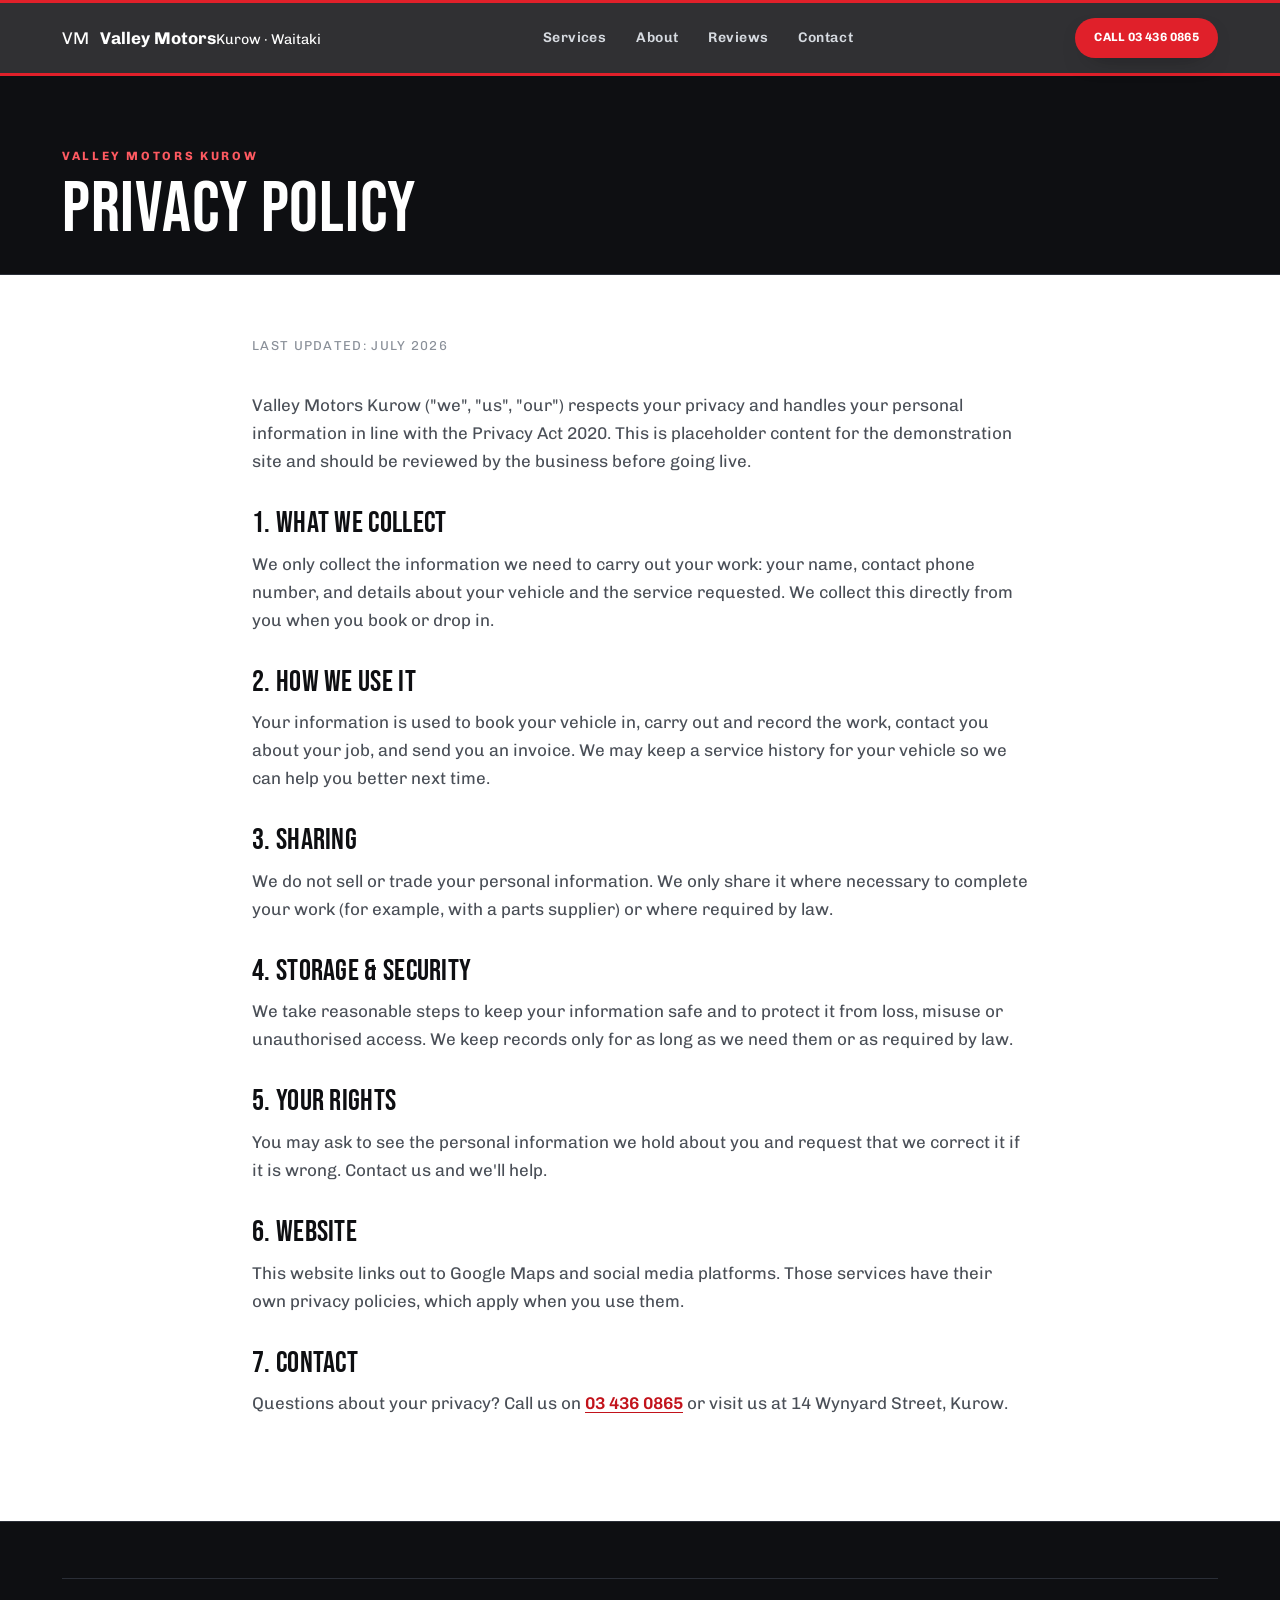
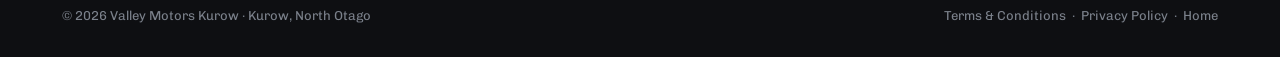
<file: privacy.html>
<!DOCTYPE html>
<html lang="en-NZ">
<head>
<meta charset="UTF-8">
<meta name="viewport" content="width=device-width, initial-scale=1">
<title>Privacy Policy | Valley Motors Kurow</title>
<meta name="description" content="Privacy policy for Valley Motors Kurow, Wynyard Street, Kurow.">
<link rel="icon" href="favicon.svg" type="image/svg+xml">
<link rel="preconnect" href="https://fonts.googleapis.com">
<link rel="preconnect" href="https://fonts.gstatic.com" crossorigin>
<link href="https://fonts.googleapis.com/css2?family=Bebas+Neue&family=Chivo:ital,wght@0,300;0,400;0,600;0,700;0,900;1,400&display=swap" rel="stylesheet">
<link rel="stylesheet" href="css/style.css">
</head>
<body>
<header class="nav">
  <div class="wrap nav-inner">
    <a class="brand" href="index.html"><span class="logo">VM</span><span><b>Valley Motors</b><small>Kurow &middot; Waitaki</small></span></a>
    <nav class="nav-links">
      <a href="index.html#services">Services</a>
      <a href="index.html#about">About</a>
      <a href="index.html#reviews">Reviews</a>
      <a href="index.html#contact">Contact</a>
    </nav>
    <div class="nav-cta"><a class="btn btn-primary" href="tel:034360865">Call 03 436 0865</a></div>
  </div>
</header>

<section class="page-hero"><div class="wrap"><span class="eyebrow">Valley Motors Kurow</span><h1 style="font-family:'Bebas Neue';font-size:clamp(40px,7vw,72px);text-transform:uppercase;margin-top:8px">Privacy Policy</h1></div></section>

<div class="legal">
  <p class="updated">Last updated: July 2026</p>
  <p>Valley Motors Kurow ("we", "us", "our") respects your privacy and handles your personal information in line with the Privacy Act 2020. This is placeholder content for the demonstration site and should be reviewed by the business before going live.</p>

  <h2>1. What We Collect</h2>
  <p>We only collect the information we need to carry out your work: your name, contact phone number, and details about your vehicle and the service requested. We collect this directly from you when you book or drop in.</p>

  <h2>2. How We Use It</h2>
  <p>Your information is used to book your vehicle in, carry out and record the work, contact you about your job, and send you an invoice. We may keep a service history for your vehicle so we can help you better next time.</p>

  <h2>3. Sharing</h2>
  <p>We do not sell or trade your personal information. We only share it where necessary to complete your work (for example, with a parts supplier) or where required by law.</p>

  <h2>4. Storage &amp; Security</h2>
  <p>We take reasonable steps to keep your information safe and to protect it from loss, misuse or unauthorised access. We keep records only for as long as we need them or as required by law.</p>

  <h2>5. Your Rights</h2>
  <p>You may ask to see the personal information we hold about you and request that we correct it if it is wrong. Contact us and we'll help.</p>

  <h2>6. Website</h2>
  <p>This website links out to Google Maps and social media platforms. Those services have their own privacy policies, which apply when you use them.</p>

  <h2>7. Contact</h2>
  <p>Questions about your privacy? Call us on <a href="tel:034360865">03 436 0865</a> or visit us at 14 Wynyard Street, Kurow.</p>
</div>

<footer class="foot">
  <div class="wrap">
    <div class="foot-bottom" style="border-top:1px solid var(--line);padding-top:26px">
      <span>&copy; 2026 Valley Motors Kurow &middot; Kurow, North Otago</span>
      <span><a href="terms.html">Terms &amp; Conditions</a> &nbsp;&middot;&nbsp; <a href="privacy.html">Privacy Policy</a> &nbsp;&middot;&nbsp; <a href="index.html">Home</a></span>
    </div>
  </div>
</footer>
</body>
</html>
</file>
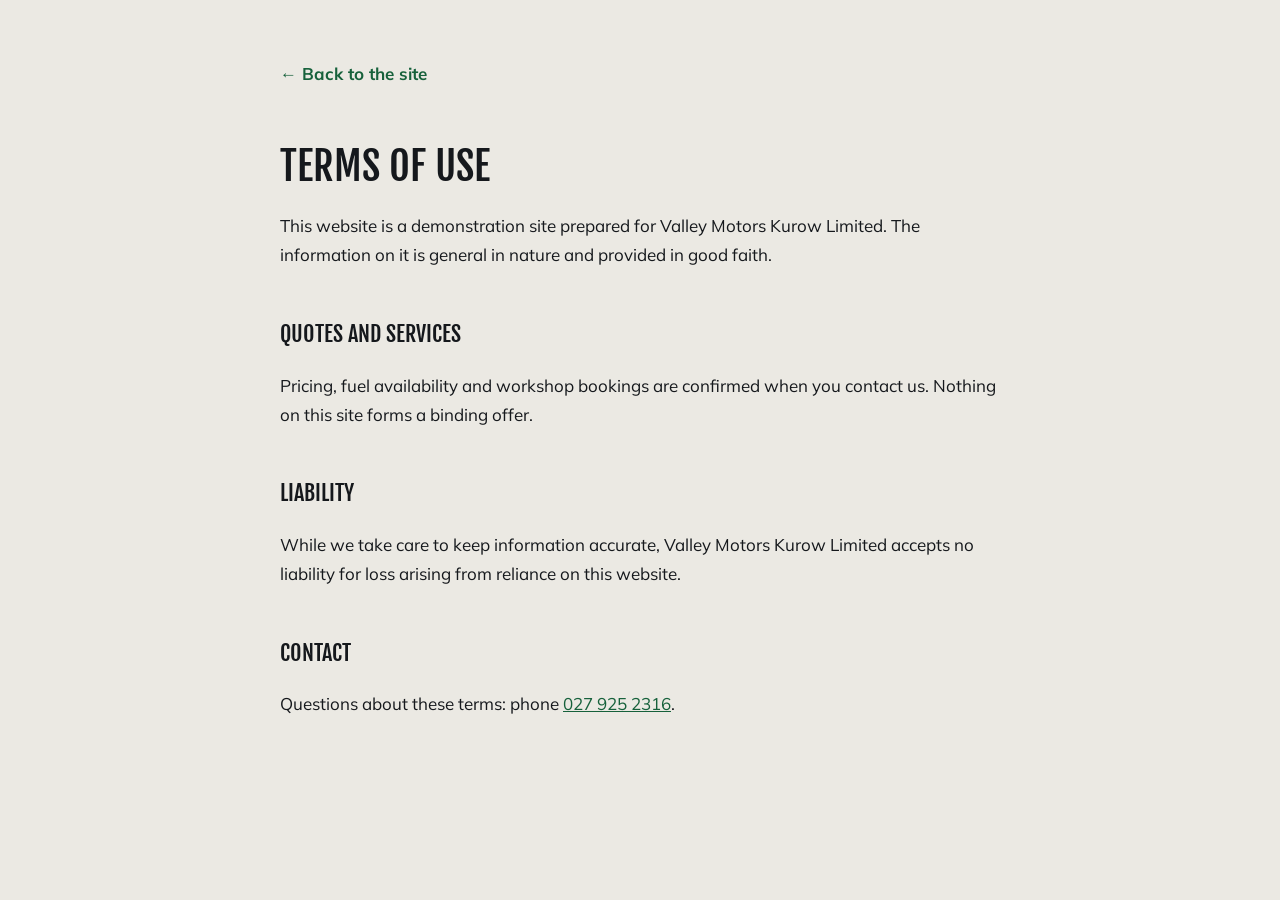
<file: terms.html>
<!DOCTYPE html>
<html lang="en-NZ">
<head>
<meta charset="utf-8">
<meta name="viewport" content="width=device-width, initial-scale=1">
<meta name="robots" content="noindex">
<title>Terms of Use | Valley Motors Kurow</title>
<link rel="icon" href="favicon.svg" type="image/svg+xml">
<link href="https://fonts.googleapis.com/css2?family=Fjalla+One&family=Mulish:wght@400;700&display=swap" rel="stylesheet">
<style>
*{box-sizing:border-box}
body{margin:0;font-family:'Mulish',Arial,sans-serif;font-size:17px;line-height:1.7;color:#15181c;background:#ebe9e3}
.wrap{max-width:760px;margin:0 auto;padding:60px 20px 80px}
h1{font-family:'Fjalla One',sans-serif;font-weight:400;text-transform:uppercase;font-size:2.5rem;line-height:1}
h2{font-family:'Fjalla One',sans-serif;font-weight:400;text-transform:uppercase;font-size:1.4rem;margin-top:2em}
a{color:#16613b}
.back{display:inline-block;margin-bottom:30px;font-weight:700;text-decoration:none}
</style>
</head>
<body>
<div class="wrap">
<a class="back" href="index.html">&larr; Back to the site</a>
<h1>Terms of Use</h1>
<p>This website is a demonstration site prepared for Valley Motors Kurow Limited. The information on it is general in nature and provided in good faith.</p>
<h2>Quotes and services</h2>
<p>Pricing, fuel availability and workshop bookings are confirmed when you contact us. Nothing on this site forms a binding offer.</p>
<h2>Liability</h2>
<p>While we take care to keep information accurate, Valley Motors Kurow Limited accepts no liability for loss arising from reliance on this website.</p>
<h2>Contact</h2>
<p>Questions about these terms: phone <a href="tel:+64279252316">027 925 2316</a>.</p>
</div>
</body>
</html>
</file>
<file: css/style.css>
/* Valley Motors Kurow: Industrial archetype | Bebas Neue / Chivo */
:root{
  --ink:#0e0f12;
  --charcoal:#16181d;
  --panel:#1d2027;
  --bone:#f4f1ec;
  --paper:#ffffff;
  --line:#2a2e37;
  --muted:#8a9099;          /* on dark only */
  --muted-light:#555a63;     /* secondary text on white/bone (7:1) */
  --accent-text:#ff5a61;     /* red text on dark surfaces (5.6:1) */
  --accent-ink:#c2131b;      /* red text on white/bone (5.6:1) */
  --text:#20242b;
  --accent:#e0202a;
  --accent-deep:#b3141b;
  --radius:14px;
  --radius-sm:10px;
  --maxw:1200px;
  --shadow:0 18px 50px -22px rgba(0,0,0,.55);
}
*{margin:0;padding:0;box-sizing:border-box}
html{scroll-behavior:smooth}
body{
  font-family:"Chivo",system-ui,-apple-system,Segoe UI,sans-serif;
  color:var(--text);background:var(--paper);
  line-height:1.65;font-size:17px;-webkit-font-smoothing:antialiased;
  overflow-x:hidden;
}
img{image-orientation:from-image;max-width:100%;display:block}
h1,h2,h3,.display{font-family:"Bebas Neue","Arial Narrow",sans-serif;font-weight:400;line-height:.95;letter-spacing:.01em;text-wrap:balance}
a{color:inherit;text-decoration:none}
.wrap{max-width:var(--maxw);margin:0 auto;padding:0 22px}
.eyebrow{font-family:"Chivo",sans-serif;font-weight:700;text-transform:uppercase;letter-spacing:.22em;font-size:12px;color:var(--accent-text)}
.section{padding:92px 0}
.section-bone{background:var(--bone)}
.section-dark{background:var(--charcoal);color:#eef0f3}
.section h2{font-size:clamp(38px,6vw,66px);text-transform:uppercase}
.lead{color:var(--muted-light);max-width:60ch;margin-top:14px}
.lead-follow{color:var(--muted-light);margin-top:12px;max-width:60ch}
.section-dark .lead{color:#aeb4bd}
.svg{width:22px;height:22px;stroke:currentColor;fill:none;stroke-width:1.9;stroke-linecap:round;stroke-linejoin:round;flex:none}

/* Buttons */
.btn{display:inline-flex;align-items:center;gap:10px;font-family:"Chivo",sans-serif;font-weight:700;
  letter-spacing:.04em;text-transform:uppercase;font-size:14px;padding:15px 26px;border-radius:999px;
  border:1.5px solid transparent;cursor:pointer;transition:transform .18s ease,background .2s,box-shadow .2s;min-height:48px}
.btn:hover{transform:translateY(-2px)}
.btn-primary{background:var(--accent);color:#fff;box-shadow:0 10px 24px -14px rgba(0,0,0,.55)}
.btn-primary:hover{background:var(--accent-deep);color:#fff}
.btn-ghost{background:transparent;color:#fff;border-color:rgba(255,255,255,.4)}
.btn-ghost:hover{border-color:#fff;background:rgba(255,255,255,.08)}
.btn-dark{background:var(--ink);color:#fff}
.btn-dark:hover{background:#000}
.btn .svg{width:18px;height:18px;stroke-width:2}

/* Intro overlay */
#intro{position:fixed;inset:0;z-index:2000;background:var(--ink);display:flex;align-items:center;justify-content:center;
  transition:opacity .7s ease,visibility .7s}
#intro.done{opacity:0;visibility:hidden}
#intro .bar{height:3px;width:0;background:var(--accent);margin:18px auto 0;animation:introBar 1.1s .2s forwards}
@keyframes introUp{to{opacity:1;transform:none}}
@keyframes introBar{to{width:180px}}

/* Nav */
header.nav{position:sticky;top:0;z-index:1000;background:rgba(14,15,18,.86);backdrop-filter:blur(12px);
  border-bottom:1px solid rgba(255,255,255,.08)}
.nav-inner{display:flex;align-items:center;justify-content:space-between;height:70px}
.brand{display:flex;align-items:center;gap:11px;color:#fff}
.nav-links{display:flex;align-items:center;gap:30px}
.nav-links a{color:#d6dae0;font-size:14px;font-weight:600;letter-spacing:.03em;transition:color .2s}
.nav-links a:hover{color:var(--accent-text)}
.nav-cta{display:flex;align-items:center;gap:14px}
.nav-cta .btn{font-size:12px;padding:9px 18px;min-height:38px;letter-spacing:.03em}
.nav-phone{display:inline-flex;align-items:center;gap:8px;color:#fff;font-weight:700;font-size:14px}
.nav-phone .svg{color:var(--accent-text);width:18px;height:18px}
.burger{display:none;background:none;border:1px solid rgba(255,255,255,.25);border-radius:9px;width:46px;height:44px;color:#fff;cursor:pointer}
.burger svg{width:22px;height:22px;stroke:#fff;stroke-width:2;fill:none}
.mobile-menu{display:none;flex-direction:column;background:var(--ink);border-bottom:1px solid var(--line)}
.mobile-menu a{padding:15px 22px;color:#dfe3e8;border-top:1px solid rgba(255,255,255,.06);font-weight:600}
.mobile-menu a.call{color:var(--accent-text)}
.mobile-menu.open{display:flex}

/* Hero */
.hero{position:relative;min-height:92vh;display:flex;align-items:center;background:var(--ink);color:#fff;overflow:hidden}
.hero-slides{position:absolute;inset:0;z-index:0}
.hero-slide{position:absolute;inset:0;background-size:cover;background-position:center;opacity:0;
  transition:opacity 1.5s ease;filter:saturate(.82) contrast(1.05)}
.hero-slide.active{opacity:1}
.hero::after{content:"";position:absolute;inset:0;z-index:1;
  background:linear-gradient(180deg,rgba(14,15,18,.66) 0%,rgba(14,15,18,.5) 40%,rgba(14,15,18,.82) 100%)}
.hero .wrap{position:relative;z-index:2;padding-top:70px;padding-bottom:70px}
.hero h1{font-size:clamp(52px,9vw,96px);text-transform:uppercase;margin:18px 0 6px;max-width:15ch}
.hero h1 em{font-style:normal;color:var(--accent)} /* large text: 3:1 is the bar */
.hero p.sub{font-size:clamp(17px,2.2vw,21px);color:#dfe2e7;max-width:560px}
.hero-cta{display:flex;flex-wrap:wrap;gap:14px;margin-top:30px}
.review-badge{margin-top:28px;display:inline-flex;align-items:center;gap:14px;padding:13px 20px;border-radius:14px;
  background:rgba(255,255,255,.08);backdrop-filter:blur(10px);border:1px solid rgba(255,255,255,.18);max-width:100%}
.stars{display:inline-flex;gap:3px;color:var(--accent);flex:none}
.stars svg{width:16px;height:16px;fill:currentColor}
.hero .stars,.section-dark .stars{color:var(--accent-text)}
.review-badge b{font-family:"Chivo";font-weight:700}
.review-badge small{display:block;color:#c4c9d0;font-size:12px}


/* Services */
.head-row{display:flex;justify-content:space-between;align-items:flex-end;gap:20px;margin-bottom:44px;flex-wrap:wrap}
.cards{display:grid;grid-template-columns:repeat(3,1fr);gap:24px}
.card{background:var(--paper);border:1px solid #e7e2d9;border-radius:var(--radius);overflow:hidden;
  transition:transform .22s ease,box-shadow .22s;display:flex;flex-direction:column}
.section-bone .card{border-color:#e4ded3}

.card-img{aspect-ratio:16/10;overflow:hidden;position:relative}
.card-img img{width:100%;height:100%;object-fit:cover;filter:saturate(.55) contrast(1.08) brightness(.92)}
.card-img::after{content:"";position:absolute;inset:0;background:linear-gradient(180deg,rgba(14,15,18,0) 45%,rgba(14,15,18,.35));pointer-events:none}

.card-img .tag{position:absolute;z-index:2;left:12px;top:12px;background:var(--ink);color:var(--accent-text);font-family:"Chivo";
  font-weight:700;font-size:11px;letter-spacing:.12em;text-transform:uppercase;padding:6px 11px;border-radius:7px}
.card-body{padding:22px 22px 26px}
.card-body h3{font-size:26px;text-transform:uppercase;color:var(--ink);margin-bottom:8px}
.card-body p{color:var(--muted-light);font-size:15px}

/* About */
.split{display:grid;grid-template-columns:1fr 1fr;gap:56px;align-items:center}
.about-img{position:relative;border-radius:var(--radius);overflow:hidden;aspect-ratio:4/3}
.about-img img{width:100%;height:100%;object-fit:cover;filter:saturate(.82) contrast(1.05)}
.about-img .corner{position:absolute;right:0;bottom:0;background:var(--accent);color:#fff;font-family:"Bebas Neue";
  font-size:20px;letter-spacing:.03em;padding:12px 20px;border-top-left-radius:12px}
.check{list-style:none;margin-top:26px;display:grid;gap:14px}
.check li{display:flex;gap:13px;align-items:flex-start;font-weight:600;color:var(--text)}
.check .svg{color:var(--accent-ink);width:22px;height:22px;margin-top:2px}
.check li span small{display:block;font-weight:400;color:var(--muted-light);font-size:14px}

/* Crew */
.crew-grid{display:grid;grid-template-columns:repeat(3,1fr);gap:24px}
.crew-card{background:var(--panel);border:1px solid var(--line);border-radius:var(--radius);padding:32px 26px;text-align:center}
.avatar{width:84px;height:84px;border-radius:50%;background:var(--ink);border:2px solid var(--accent);
  display:grid;place-items:center;margin:0 auto 18px;font-family:"Bebas Neue";font-size:32px;color:var(--accent-text);letter-spacing:.04em}
.crew-card h3{font-size:26px;text-transform:uppercase;color:#fff}
.crew-card .role-sub{color:var(--accent-text);font-weight:700;font-size:12px;letter-spacing:.14em;text-transform:uppercase;margin:4px 0 10px}
.crew-card p{color:#a8adb6;font-size:14px}
.badge-pill{display:inline-block;background:rgba(224,32,42,.16);color:var(--accent-text);font-weight:700;font-size:11px;
  letter-spacing:.14em;text-transform:uppercase;padding:6px 13px;border-radius:999px;margin-bottom:14px}

/* Reviews */
.rev-grid{display:grid;grid-template-columns:repeat(3,1fr);gap:24px}
.rev-card{background:var(--paper);border:1px solid #e7e2d9;border-radius:var(--radius);padding:28px 26px;display:flex;flex-direction:column}
.rev-card .stars{margin-bottom:12px}
.rev-card p{color:#42474f;font-size:15px;flex:1}
.rev-who{display:flex;align-items:center;gap:12px;margin-top:18px}
.rev-who .ini{width:42px;height:42px;border-radius:50%;background:var(--ink);color:var(--accent-text);display:grid;place-items:center;
  font-family:"Bebas Neue";font-size:18px;flex:none}
.rev-who b{font-family:"Chivo";font-weight:700;font-size:14px;display:block}
.rev-who small{color:var(--muted-light);font-size:12px}

/* Review banner */
.rev-banner{background:linear-gradient(120deg,var(--ink),#1c1f26);color:#fff;text-align:center;padding:74px 0}
.rev-banner h2{font-size:clamp(34px,5.5vw,58px);text-transform:uppercase}
.rev-banner p{color:#aeb4bd;max-width:520px;margin:12px auto 26px}

/* Contact */
.contact-grid{display:grid;grid-template-columns:1.05fr .95fr;gap:52px}
.info-row{display:flex;gap:15px;align-items:flex-start;padding:16px 0;border-bottom:1px solid rgba(255,255,255,.09)}
.info-row .ic{width:44px;height:44px;border-radius:11px;background:rgba(224,32,42,.16);color:var(--accent-text);display:grid;place-items:center;flex:none}
.info-row .info-h{font-family:"Chivo";font-size:12px;letter-spacing:.14em;text-transform:uppercase;color:var(--muted);font-weight:700}
.info-row a,.info-row p{color:#eef0f3;font-size:16px;font-weight:600}
.socials{display:flex;gap:12px;margin-top:24px}
.socials a{width:46px;height:46px;border-radius:11px;border:1px solid rgba(255,255,255,.16);display:grid;place-items:center;color:#dfe3e8;transition:.2s}
.socials a:hover{background:var(--accent);color:#fff;border-color:var(--accent);transform:translateY(-3px)}
.socials a svg{width:20px;height:20px}
.contact-actions{background:var(--panel);border:1px solid var(--line);border-radius:var(--radius);padding:34px}
.contact-actions h3{font-size:30px;text-transform:uppercase;color:#fff;margin-bottom:8px}
.contact-actions p{color:#a8adb6;font-size:15px;margin-bottom:22px}
.contact-actions .btn{width:100%;justify-content:center;margin-bottom:13px}
.hours-mini{margin-top:20px;padding-top:18px;border-top:1px solid var(--line);color:#a8adb6;font-size:14px}
.hours-mini b{color:#fff}

/* Map */
.map-frame{width:100%;height:420px;border:0;border-radius:var(--radius);filter:grayscale(.2) contrast(1.05)}

/* Footer */
footer.foot{background:var(--ink);color:#cfd3da;padding:56px 0 30px;border-top:1px solid var(--line)}
.foot-top{display:grid;grid-template-columns:1.4fr 1fr 1fr;gap:36px;padding-bottom:34px;border-bottom:1px solid var(--line)}
.foot p.blurb{color:#8a9099;font-size:14px;margin-top:14px;max-width:320px}
.foot .foot-h{font-family:"Chivo";font-weight:700;font-size:12px;letter-spacing:.16em;text-transform:uppercase;color:#fff;margin-bottom:14px}
.foot ul{list-style:none;display:grid;gap:9px}
.foot ul a{color:#9aa0a9;font-size:14px}
.foot ul a:hover{color:var(--accent-text)}
.foot .socials{margin-top:16px}
.foot-bottom{display:flex;justify-content:space-between;align-items:center;gap:14px;flex-wrap:wrap;padding-top:22px;color:#7b818b;font-size:13px}
.foot-bottom a{color:#7b818b}
.foot-bottom a:hover{color:var(--accent-text)}

/* Legal pages */
.legal{max-width:820px;margin:0 auto;padding:60px 22px 90px}
.legal h1{font-size:clamp(40px,7vw,72px);text-transform:uppercase;color:var(--ink);margin-bottom:6px}
.legal .updated{color:var(--muted);font-size:13px;letter-spacing:.1em;text-transform:uppercase;margin-bottom:34px}
.legal h2{font-size:30px;text-transform:uppercase;color:var(--ink);margin:34px 0 12px}
.legal p{color:#4a4f57;margin-bottom:14px}
.legal a{color:var(--accent-ink);font-weight:600;text-decoration:underline;text-underline-offset:3px}
.page-hero{background:var(--ink);color:#fff;padding:64px 0 30px;border-bottom:1px solid var(--line)}

/* Layout helpers (were inline styles) */
.head-center{flex-direction:column;align-items:center;justify-content:center;text-align:center}
.head-center .lead{margin-left:auto;margin-right:auto}
.section-dark .head-center .lead{color:#aeb4bd}
.section-head{text-align:center;max-width:640px;margin:0 auto 40px}
.section-head p{margin-top:14px;color:var(--muted-light)}
.section-dark .section-head p{color:#aeb4bd}
.rev-note{color:var(--muted-light);font-size:13px;margin:-28px 0 24px;font-weight:600}
.map-band{background:var(--charcoal);padding:0 0 70px}
.brand-logo--foot{height:44px}

/* Reveal */
.reveal{opacity:0;transform:translateY(26px);transition:opacity .7s ease,transform .7s ease}
.reveal.in{opacity:1;transform:none}

/* Responsive */
@media(max-width:900px){
  .split,.contact-grid{grid-template-columns:1fr;gap:34px}
  .cards,.crew-grid,.rev-grid{grid-template-columns:1fr 1fr}
  .foot-top{grid-template-columns:1fr 1fr}
}
@media(max-width:640px){
  .section{padding:64px 0}
  .nav-links,.nav-phone span{display:none}
  .burger{display:grid;place-items:center}
  .cards,.crew-grid,.rev-grid{grid-template-columns:1fr}
  .foot-top{grid-template-columns:1fr}
  .hero{min-height:88vh}
  .hero .wrap{padding-top:48px}
  .review-badge{flex-wrap:wrap;gap:8px}
  .about-img{aspect-ratio:16/11}
  .map-frame{height:320px}
  .section h2{font-size:clamp(34px,10vw,48px)}
}
@media(prefers-reduced-motion:reduce){
  .hero-slide{transition:none}
  .reveal{opacity:1;transform:none;transition:none}
  #intro{display:none}
}

/* --- Valley Motors: logo, nav red lines, gallery (added) --- */
header.nav{border-top:3px solid var(--accent);border-bottom:3px solid var(--accent)}
.brand-logo{height:38px;width:auto;display:block}
#intro .intro-logo{width:min(360px,72vw);height:auto;display:block;margin:0 auto}
.vm-gallery{display:grid;grid-template-columns:repeat(3,1fr);gap:12px}
.vm-gallery img{width:100%;height:240px;object-fit:cover;border-radius:10px;display:block;transition:transform .4s ease}
.vm-gallery a{overflow:hidden;border-radius:10px;display:block}
.vm-gallery a:hover img{transform:scale(1.06)}
@media(max-width:760px){.vm-gallery{grid-template-columns:1fr 1fr}.vm-gallery img{height:200px}}
@media(max-width:480px){.vm-gallery{grid-template-columns:1fr}}

/* --- Polish pass (Sep 2026) --- */
::selection{background:var(--accent);color:#fff}
html{accent-color:var(--accent);scrollbar-color:#3a3f49 var(--ink)}
[id]{scroll-margin-top:92px}
.skip{position:absolute;left:12px;top:-60px;z-index:3000;background:#fff;color:var(--ink);padding:10px 16px;border-radius:8px;font-weight:700;transition:top .2s}
.skip:focus{top:12px}
a:focus-visible,button:focus-visible,summary:focus-visible,.btn:focus-visible{outline:2px solid var(--accent-text);outline-offset:3px;border-radius:8px}
.section-bone a:focus-visible,.section-faq a:focus-visible,.section-faq summary:focus-visible,#about a:focus-visible{outline-color:var(--accent-ink)}
.btn:active{transform:translateY(0)}
.burger[aria-expanded="true"]{border-color:var(--accent-text)}
.hero .wrap{padding-top:72px;padding-bottom:88px}
.hero p.sub{max-width:52ch}
.vm-gallery a{position:relative}
.vm-gallery a::after{content:"";position:absolute;inset:0;border-radius:10px;box-shadow:inset 0 0 0 1px rgba(255,255,255,.08);pointer-events:none}

/* FAQ */
.section-faq{background:var(--paper)}
.faq-grid{display:grid;grid-template-columns:minmax(0,.85fr) minmax(0,1.15fr);gap:clamp(34px,6vw,84px);align-items:start}
.faq-head{position:sticky;top:110px}
.faq-head .lead{margin-bottom:26px}
.faq-list{border-top:2px solid var(--ink)}
.faq-item{border-bottom:1px solid #e3ded5}
.faq-item summary{list-style:none;cursor:pointer;display:flex;align-items:center;justify-content:space-between;gap:20px;
  padding:22px 4px;font-family:"Bebas Neue","Arial Narrow",sans-serif;font-size:clamp(24px,2.4vw,30px);line-height:1.05;letter-spacing:.01em;
  text-transform:uppercase;color:var(--ink);transition:color .2s}
.faq-item summary::-webkit-details-marker{display:none}
.faq-item summary:hover{color:var(--accent-ink)}
.faq-item summary i{position:relative;width:34px;height:34px;flex:none;border-radius:50%;background:var(--ink);transition:background .25s}
.faq-item summary i::before,.faq-item summary i::after{content:"";position:absolute;left:50%;top:50%;width:12px;height:2px;margin:-1px 0 0 -6px;background:#fff;transition:transform .3s cubic-bezier(.2,.7,.2,1)}
.faq-item summary i::after{transform:rotate(90deg)}
.faq-item[open] summary i{background:var(--accent)}
.faq-item[open] summary i::after{transform:rotate(0)}
.faq-a{padding:0 60px 24px 4px;color:#3d424a;font-size:16px;max-width:62ch}
.faq-a p+p{margin-top:10px}
.faq-a a{color:var(--accent-ink);font-weight:700;text-decoration:underline;text-underline-offset:3px}
@media(max-width:900px){.faq-grid{grid-template-columns:1fr}.faq-head{position:static}}
@media(max-width:640px){.faq-a{padding-right:4px}.faq-item summary{padding:18px 2px}}
@media(prefers-reduced-motion:reduce){.faq-item summary i::before,.faq-item summary i::after,.skip{transition:none}}

/* Phone header: logo, one CTA, menu */
.nav-cta .btn{white-space:nowrap}
@media(max-width:640px){
  .nav-phone{display:none}
  .nav-cta{gap:10px}
  .nav-cta .btn{padding:8px 14px;min-height:40px;font-size:11px}
  .brand-logo{height:32px}
}
@media(max-width:360px){.nav-cta .btn{display:none}}
.nav-inner{gap:14px}
@media(max-width:640px){.brand-logo{height:30px;max-width:46vw;object-fit:contain;object-position:left}}

/* --- Critique fixes (Sep 2026) --- */
.review-badge{color:#fff;transition:background .2s,border-color .2s}
.review-badge:hover{background:rgba(255,255,255,.14);border-color:rgba(255,255,255,.32)}
.badge-flag{width:26px;height:26px;flex:none;border-radius:4px;
  background:conic-gradient(#fff 0 25%,var(--ink) 0 50%,#fff 0 75%,var(--ink) 0) 0 0/13px 13px;box-shadow:0 0 0 1px rgba(255,255,255,.25)}
.review-badge small{font-size:13px}
.head-center .badge-pill{margin:12px 0 0}
.rev-note{margin:10px 0 0}
.about-img .about-cap{position:absolute;left:0;bottom:0;padding:10px 14px;font-size:13px;font-weight:600;color:#fff;
  background:linear-gradient(0deg,rgba(14,15,18,.72),rgba(14,15,18,0));right:40%}
.section-gallery{background:var(--paper)}
.vm-gallery figure{margin:0;overflow:hidden;border-radius:10px}
.vm-gallery figure img{transition:none}
.info-row .info-h{font-family:"Chivo";font-size:12px;letter-spacing:.14em;text-transform:uppercase;color:var(--muted);font-weight:700;line-height:1.65}
.foot .foot-h{font-family:"Chivo";font-weight:700;font-size:12px;letter-spacing:.16em;text-transform:uppercase;color:#fff;margin-bottom:14px;line-height:1.4}
.faq-list{padding-top:4px}
.callbar{display:none}
@media(max-width:640px){
  .callbar{display:flex;align-items:center;gap:10px;position:fixed;left:12px;right:12px;bottom:12px;z-index:900;
    padding:14px 18px;border-radius:14px;background:var(--accent);color:#fff;font-weight:700;font-size:15px;
    box-shadow:0 14px 30px -12px rgba(0,0,0,.6)}
  .callbar b{margin-left:auto;font-variant-numeric:tabular-nums}
  .callbar .svg{width:20px;height:20px}
  footer.foot{padding-bottom:96px}
}
@media(max-width:360px){.nav-cta .btn{display:none}}
</file>
